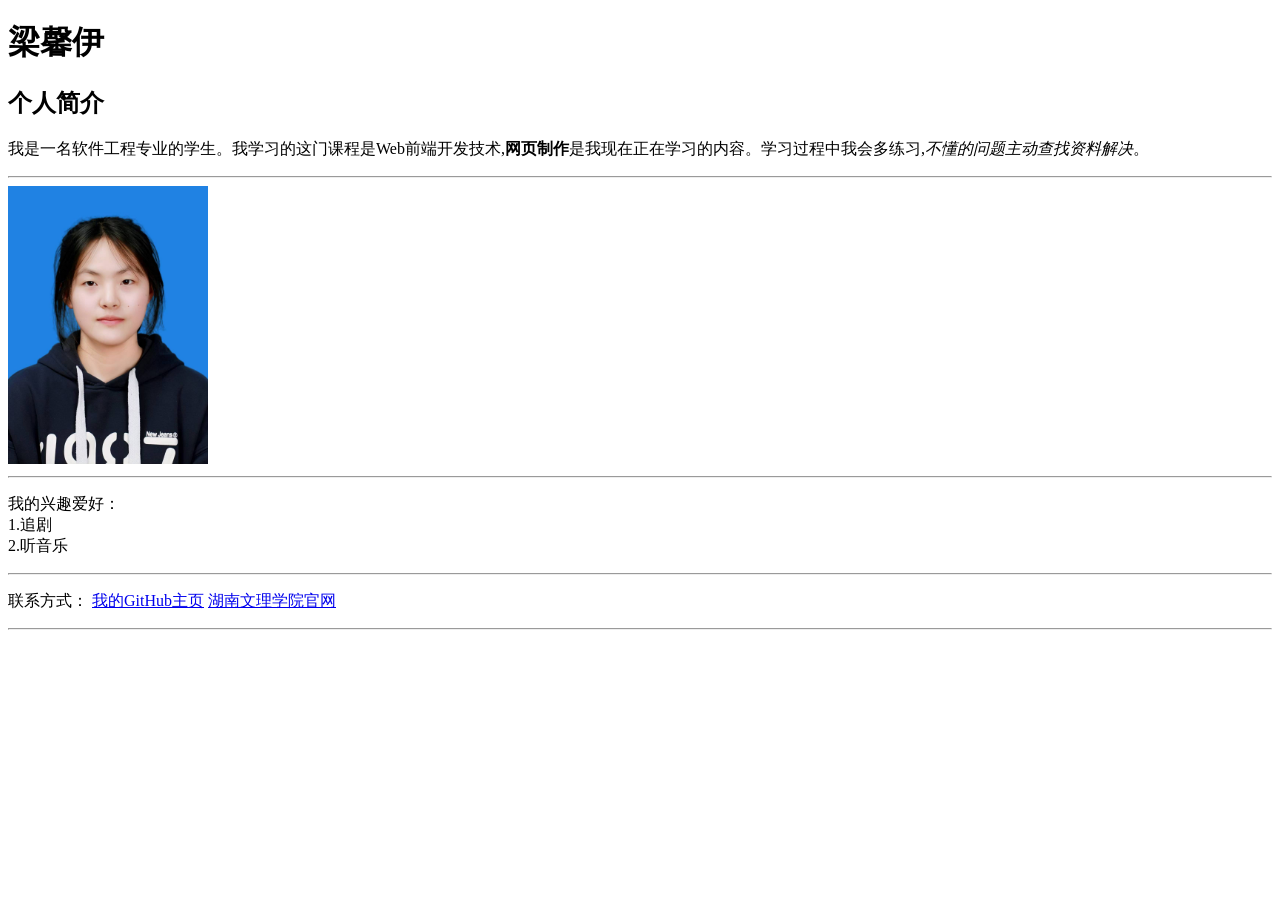
<file: index.html>
<!DOCTYPE html>
<html lang="zh-CN">
<!--头部-->
<head>
    <meta charset="UTF-8">
    <title>个人简介</title>
</head>
<!--正文-->
<body>
    <h1>梁馨伊</h1>
    <h2>个人简介</h2>
    <p>我是一名软件工程专业的学生。我学习的这门课程是Web前端开发技术,<strong>网页制作</strong>是我现在正在学习的内容。学习过程中我会多练习,<em>不懂的问题主动查找资料解决</em>。</p>
    <hr>
    <!--个人照片-->
    <img src="images/1.jpg" alt="个人照片" width="200">
    <hr>
    <p>我的兴趣爱好：<br>1.追剧<br>2.听音乐</p>
    <hr>
    <p>联系方式：
        <a href="https://github.com/" target="_blank">我的GitHub主页</a>
        <a href="https://www.huas.edu.cn">湖南文理学院官网</a>
    </p>
    <hr>
</body>
<!--底部-->
</html>
</file>
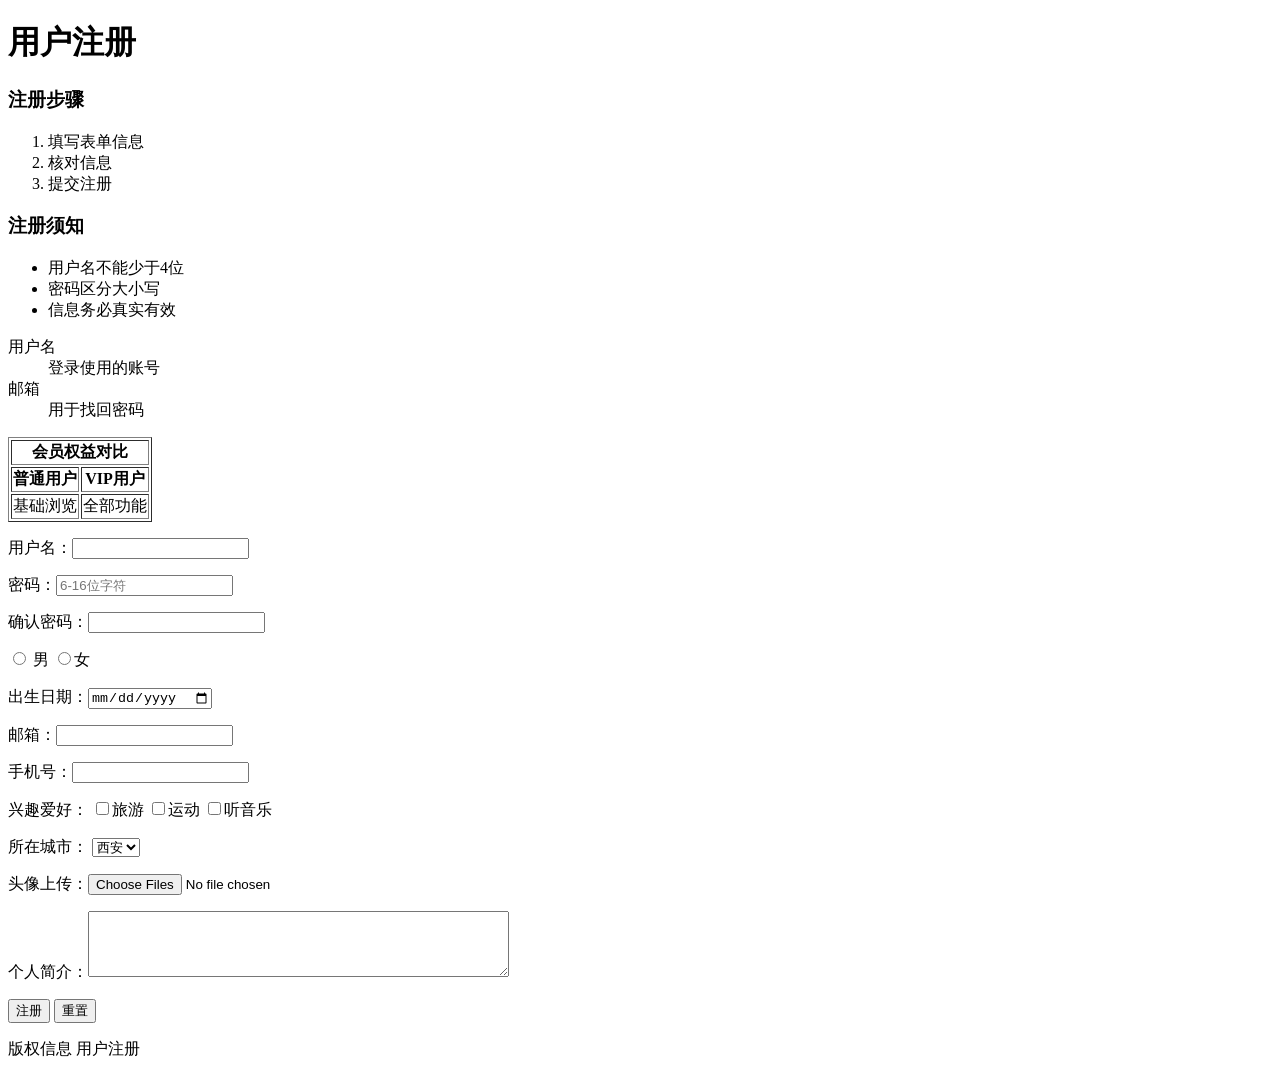
<file: task2/index.html>
<!DOCTYPE html>
<html lang="zh-CN">
<head>
    <meta charset="UTF-8">
    <title>用户注册</title>
</head>
<body>
<header>
    <h1>用户注册</h1>
</header>
<main>
    <!-- 有序列表ol -->
    <h3>注册步骤</h3>
    <ol>
        <li>填写表单信息</li>
        <li>核对信息</li>
        <li>提交注册</li>
    </ol>
    <!-- 无序列表ul -->
    <h3>注册须知</h3>
    <ul>
        <li>用户名不能少于4位</li>
        <li>密码区分大小写</li>
        <li>信息务必真实有效</li>
    </ul>
    <!-- 定义列表dl -->
    <dl>
        <dt>用户名</dt>
        <dd>登录使用的账号</dd>
        <dt>邮箱</dt>
        <dd>用于找回密码</dd>
    </dl>

    <!-- 表格 -->
    <table border="1">
        <thead>
            <tr>
                <th colspan="2">会员权益对比</th>
            </tr>
            <tr>
                <th>普通用户</th>
                <th>VIP用户</th>
            </tr>
        </thead>
        <tbody>
            <tr>
                <td>基础浏览</td>
                <td>全部功能</td>
            </tr>
        </tbody>
    </table>

    <form id="regForm">
        <p>
            用户名：<input type="text" name="username" required>
        </p >
        <p>
            密码：<input type="password" name="password" placeholder="6-16位字符">
        </p >
        <p>
            确认密码：<input type="password" name="confirmPassword">
        </p >
        <p>
            <input type="radio" name="gender" id="male" value="male">
            <label for="male">男</label>
            <label><input type="radio" name="gender" value="female">女</label>
        </p >
        <p>出生日期：<input type="date"name="birthday"></p >
        <p>邮箱：<input type="email" name="email" required></p >
        <p>手机号：<input type="tel" name="phone" pattern="[0-9]{11}"></p >
        <p>
            兴趣爱好：
            <input type="checkbox" name="hobby" value="read" id="read"><label for="read">旅游</label>
            <input type="checkbox" name="hobby" value="game" id="game"><label for="game">运动</label>
            <input type="checkbox" name="hobby" value="music" id="music"><label for="music">听音乐</label>
        </p >
        <p>
            所在城市：
            <select name="city">
                <option value="changsha" selected>西安</option>
                <option value="zhuzhou">重庆</option>
                <option value="xiangtan">常德</option>
            </select>
        </p>
        <p>头像上传：<input type="file" name="avatar" accept="image/*" multiple></p >
        <p>个人简介：<textarea name="bio" rows="4" cols="50"></textarea></p >
        <p>
            <button type="submit">注册</button>
            <button type="reset">重置</button>
        </p >
    </form>
</main>
<footer>
    <p>版权信息 用户注册</p>
</footer>

<script>
    const form = document.getElementById("regForm");
    form.addEventListener("submit",function(e){
        e.preventDefault();
        const formData = new FormData(form);
        let dataObj = {};
        for(let [k,v] of formData){
            dataObj[k] = v;
        }
        console.log("表单提交数据：",dataObj);
    })
</script>
</body>
</html>
</file>
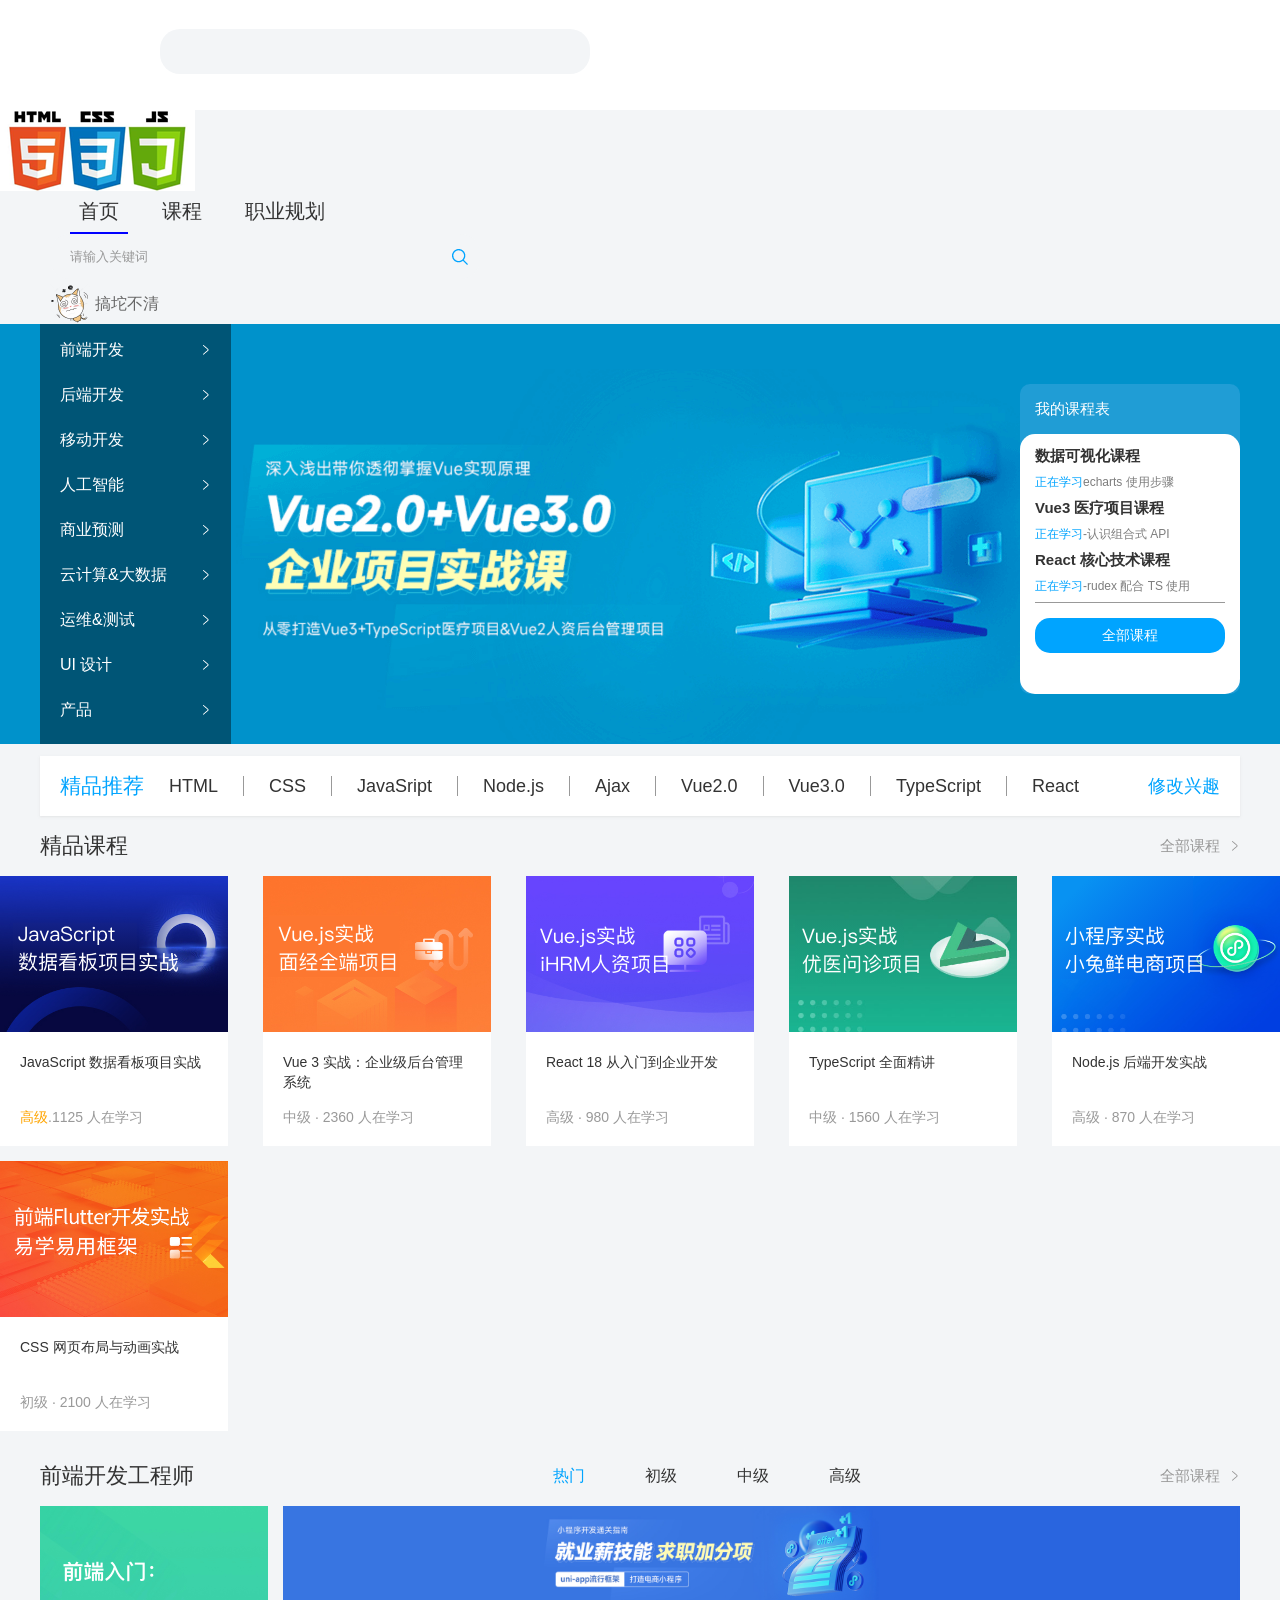
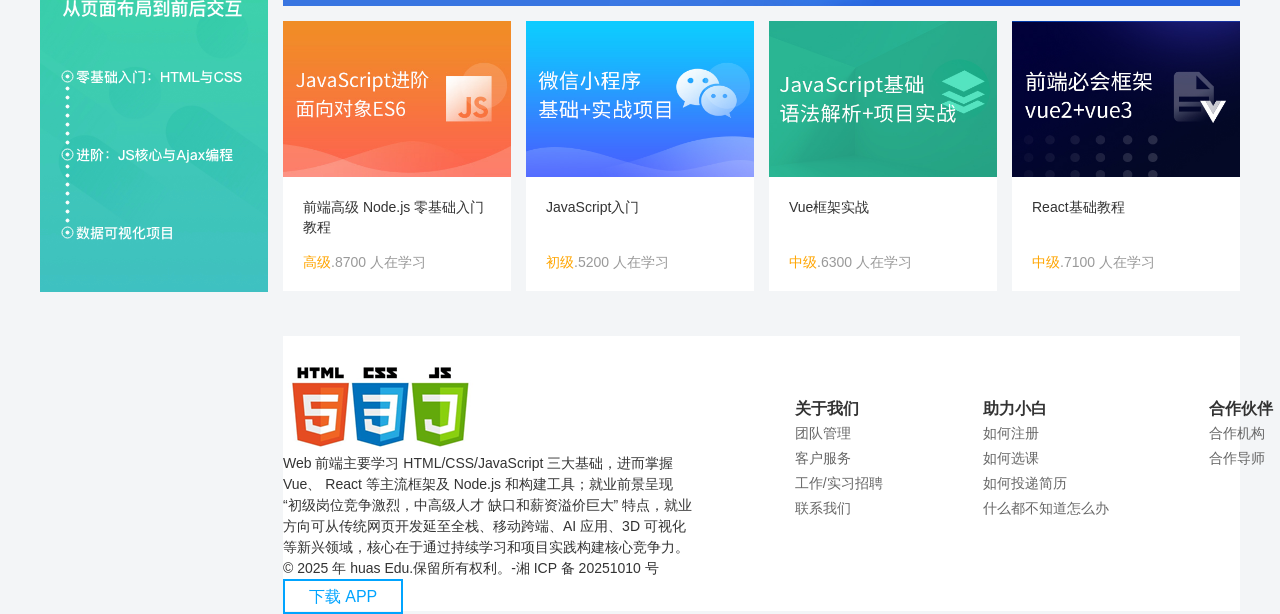
<file: task4/index.html>
<!DOCTYPE html>
<html lang="en">
<head>
    <meta charset="UTF-8">
    <meta name="viewport" content="width=device-width, initial-scale=1.0">
    <title>Document</title>
    <link rel="stylesheet" href="./css/base.css">
    <link rel="stylesheet" href="./css/index.css">
</head>
<body>

<!-- 头部区域 header -->
<div class="header">
<div class="wrapper">
<!-- header-logo -->
<div class="logo"></div>
<!-- header-导航 -->
<div class="nav"></div>
<!-- header-搜索 -->
<div class="search"></div>
<!-- header-用户 -->
<div class="user"></div>
</div>
</div>

<!-- header-logo -->
<div class="logo">
<h1><a href="#">Web 前端开发</a></h1>
</div>

<!-- header-导航 -->
<div class="nav">
<ul>
<li><a href="#" class="active">首页</a></li>
<li><a href="#">课程</a></li>
<li><a href="#">职业规划</a></li>
</ul>
</div>

<!-- header-搜索 -->
<div class="search">
<input type="text" placeholder="请输入关键词">
<a href="#"></a>
</div>

<!-- header-用户 -->
<div class="user">
<a href="#">
<img src="./uploads/user.png" alt="">
<span>搞坨不清</span>
</a>
</div>

<!-- 横幅区域banner -->
<div class="banner">
  <div class="wrapper">
    <!-- banner 侧导航 -->
    <div class="left">
      <ul>
        <li><a href="#">前端开发</a></li>
        <li><a href="#">后端开发</a></li>
        <li><a href="#">移动开发</a></li>
        <li><a href="#">人工智能</a></li>
        <li><a href="#">商业预测</a></li>
        <li><a href="#">云计算&大数据</a></li>
        <li><a href="#">运维&测试</a></li>
        <li><a href="#">UI 设计</a></li>
        <li><a href="#">产品</a></li>
      </ul>
    </div>

    <!-- 中间Vue标题内容，保留你原来写的这部分 -->

    <!-- banner 右侧课程表 -->
    <div class="right">
      <h3>我的课程表</h3>
      <div class="content">
        <dl>
          <dt>数据可视化课程</dt>
          <dd><span>正在学习</span><strong>echarts 使用步骤</strong></dd>
          <dt>Vue3 医疗项目课程</dt>
          <dd><span>正在学习</span><strong>-认识组合式 API</strong></dd>
          <dt>React 核心技术课程</dt>
          <dd><span>正在学习</span><strong>-rudex 配合 TS 使用</strong></dd>
        </dl>
        <a href="#">全部课程</a>
      </div>
    </div>
  </div>
</div>
 <!-- 精品推荐 -->
<div class="recommend wrapper">
<h3>精品推荐</h3>
<ul>
<li><a href="#">HTML</a></li>
<li><a href="#">CSS</a></li>
<li><a href="#">JavaSript</a></li>
<li><a href="#">Node.js</a></li>
<li><a href="#">Ajax</a></li>
<li><a href="#">Vue2.0</a></li>
<li><a href="#">Vue3.0</a></li>
<li><a href="#">TypeScript</a></li>
<li><a href="#">React</a></li>
</ul>
<a href="#" class="modify">修改兴趣</a>
</div>


 <!-- 精品课程 course -->
<div class="course wrapper">
<!-- course-标题 -->
<div class="hd">
<h3>精品课程</h3>
<a href="#" class="more">全部课程</a>
</div>
<!-- course-内容 -->
<div class="bd"></div>
</div>

<!-- course-内容 -->
<div class="bd">
<ul>
<li>
<a href="#">
<div class="pic"><img src="./uploads/course01.png"
alt=""></div>
<div class="txt">
<h4>JavaScript 数据看板项目实战</h4>
<p><span>高级</span><i>.1125 人在学习</i></p>
</div>
</a>
</li>

    <li>
      <a href="#">
        <div class="pic">
          <img src="./uploads/course02.png" alt="">
        </div>
        <div class="txt">
          <h4>Vue 3 实战：企业级后台管理系统</h4>
          <p>中级 · 2360 人在学习</p>
        </div>
      </a>
    </li>

    <li>
      <a href="#">
        <div class="pic">
          <img src="./uploads/course03.png" alt="">
        </div>
        <div class="txt">
          <h4>React 18 从入门到企业开发</h4>
          <p>高级 · 980 人在学习</p>
        </div>
      </a>
    </li>

    <li>
      <a href="#">
        <div class="pic">
          <img src="./uploads/course04.png" alt="">
        </div>
        <div class="txt">
          <h4>TypeScript 全面精讲</h4>
          <p>中级 · 1560 人在学习</p>
        </div>
      </a>
    </li>

    <li>
      <a href="#">
        <div class="pic">
          <img src="./uploads/course05.png" alt="">
        </div>
        <div class="txt">
          <h4>Node.js 后端开发实战</h4>
          <p>高级 · 870 人在学习</p>
        </div>
      </a>
    </li>

    <li>
      <a href="#">
        <div class="pic">
          <img src="./uploads/course06.png" alt="">
        </div>
        <div class="txt">
          <h4>CSS 网页布局与动画实战</h4>
          <p>初级 · 2100 人在学习</p>
        </div>
      </a>
    </li>

</ul>
</div>

<!-- 学科课程 -->
<div class="wrapper">
<!-- 标题 -->
<div class="hd">
<h3>前端开发工程师</h3>
<ul>
<li><a href="#" class="active">热门</a></li>
<li><a href="#">初级</a></li>
<li><a href="#">中级</a></li>
<li><a href="#">高级</a></li>
</ul>
<a href="#" class="more">全部课程</a>
</div>

<!-- 课程内容 -->
<div class="bd">
    <div class="left"><img src="./uploads/web_left.png" alt=""></div>
    <div class="right">
        <div class="top"><img src="./uploads/web_top.png" alt=""></div>
        <div class="bottom">
<ul>
  <li>
    <a href="#">
      <div class="pic"><img src="./uploads/web01.png" alt=""></div>
      <div class="txt">
        <h4>前端高级 Node.js 零基础入门教程</h4>
        <p><span>高级</span><i>.8700 人在学习</i></p>
      </div>
    </a>
  </li>
  <li>
    <a href="#">
      <div class="pic"><img src="./uploads/web02.png" alt=""></div>
      <div class="txt">
        <h4>JavaScript入门</h4>
        <p><span>初级</span><i>.5200 人在学习</i></p>
      </div>
    </a>
  </li>
  <li>
    <a href="#">
      <div class="pic"><img src="./uploads/web03.png" alt=""></div>
      <div class="txt">
        <h4>Vue框架实战</h4>
        <p><span>中级</span><i>.6300 人在学习</i></p>
      </div>
    </a>
  </li>
  <li>
    <a href="#">
      <div class="pic"><img src="./uploads/web04.png" alt=""></div>
      <div class="txt">
        <h4>React基础教程</h4>
        <p><span>中级</span><i>.7100 人在学习</i></p>
      </div>
    </a>
  </li>
</ul>

<!-- 版权区域 -->
<div class="rights">
<div class="wrapper">
<div class="left">
<a href="#"><img src="./images/logo.png" alt=""></a>
<p>Web 前端主要学习 HTML/CSS/JavaScript 三大基础，进而掌握 Vue、
React 等主流框架及 Node.js 和构建工具；就业前景呈现 “初级岗位竞争激烈，中高级人才
缺口和薪资溢价巨大” 特点，就业方向可从传统网页开发延至全栈、移动跨端、AI 应用、3D
可视化等新兴领域，核心在于通过持续学习和项目实践构建核心竞争力。© 2025 年 huas
Edu.保留所有权利。-湘 ICP 备 20251010 号</p>
<a href="#" class="download">下载 APP</a>
</div>
<div class="right">
<dl>
<dt>关于我们</dt>
<dd><a href="#">团队管理</a></dd>
<dd><a href="#">客户服务</a></dd>
<dd><a href="#">工作/实习招聘</a></dd>
<dd><a href="#">联系我们</a></dd>
</dl>
<dl>
<dt>助力小白</dt>
<dd><a href="#">如何注册</a></dd>
<dd><a href="#">如何选课</a></dd>
<dd><a href="#">如何投递简历</a></dd>
<dd><a href="#">什么都不知道怎么办</a></dd>
</dl>
<dl>
<dt>合作伙伴</dt>
<dd><a href="#">合作机构</a></dd>
<dd><a href="#">合作导师</a></dd>
</dl>
</div>
</div>
</div>
</file>
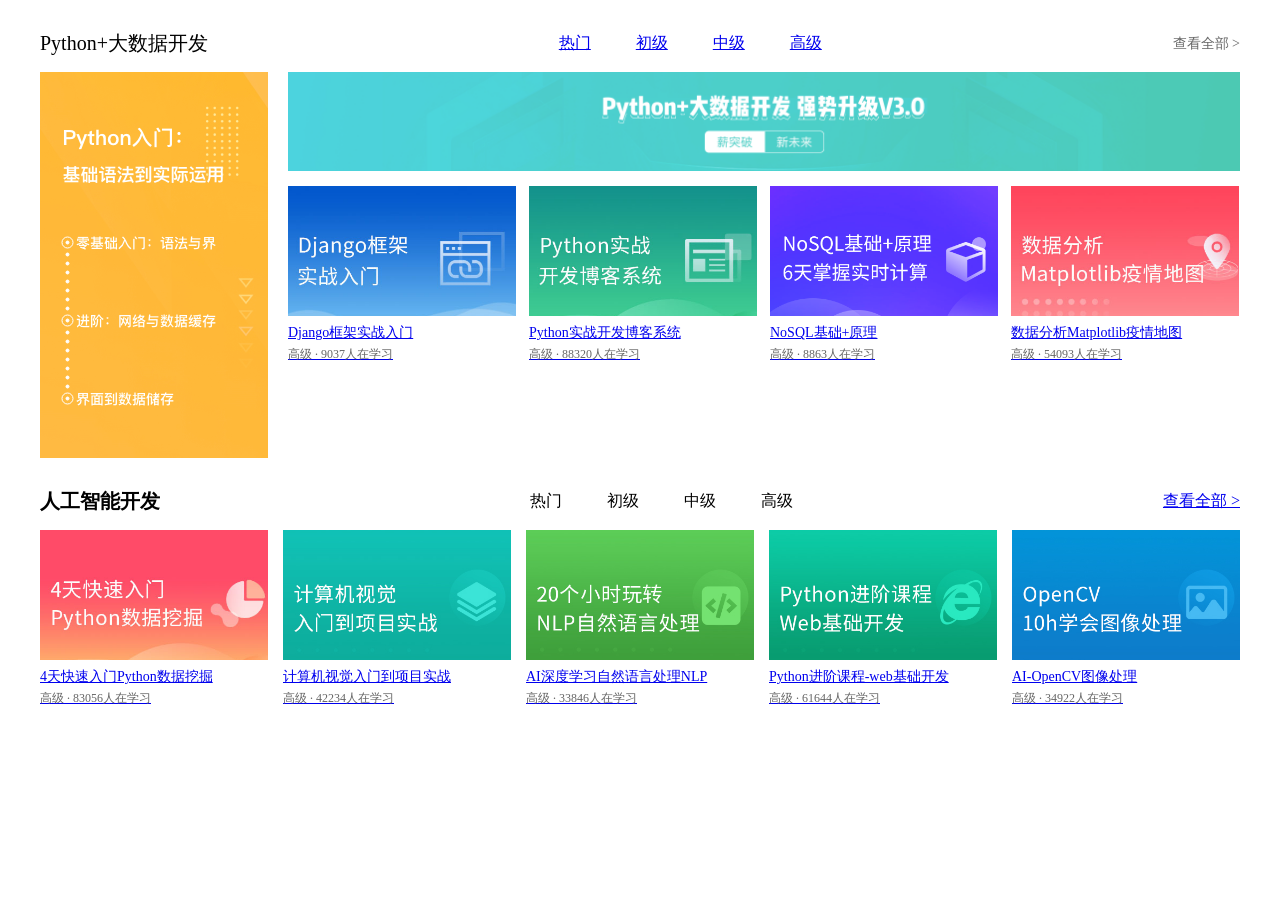
<file: task4/python/index.html>
<!DOCTYPE html>
<html lang="en">
<head>
    <meta charset="UTF-8">
    <meta name="viewport" content="width=device-width, initial-scale=1.0">
    <title>python</title>
    <link rel="stylesheet" href="./index.css">
</head>
<body>


<!-- Python+大数据开发 -->
<div class="wrapper">
<div class="hd">
    <h3>Python+大数据开发</h3>
    <ul class="tabs">
        <li><a href="#" class="active">热门</a></li>
        <li><a href="#">初级</a></li>
        <li><a href="#">中级</a></li>
        <li><a href="#">高级</a></li>
    </ul>
    <a href="#" class="more">查看全部 ></a>
</div>
  <div class="bd clearfix">
    <div class="left">
      <img src="../uploads/python_left.png" alt="">
    </div>
    <div class="right">
      <div class="top">
        <img src="../uploads/python_top.png" alt="">
      </div>
      <div class="bottom">
        <ul>
          <li>
            <a href="#">
              <div class="pic">
                <img src="../uploads/python01.png" alt="">
              </div>
              <div class="txt">
                <h4>Django框架实战入门</h4>
                <p><span>高级</span> · 9037人在学习</p>
              </div>
            </a>
          </li>
          <li>
            <a href="#">
              <div class="pic">
                <img src="../uploads/python02.png" alt="">
              </div>
              <div class="txt">
                <h4>Python实战开发博客系统</h4>
                <p><span>高级</span> · 88320人在学习</p>
              </div>
            </a>
          </li>
          <li>
            <a href="#">
              <div class="pic">
                <img src="../uploads/python03.png" alt="">
              </div>
              <div class="txt">
                <h4>NoSQL基础+原理</h4>
                <p><span>高级</span> · 8863人在学习</p>
              </div>
            </a>
          </li>
          <li>
            <a href="#">
              <div class="pic">
                <img src="../uploads/python04.png" alt="">
              </div>
              <div class="txt">
                <h4>数据分析Matplotlib疫情地图</h4>
                <p><span>高级</span> · 54093人在学习</p>
              </div>
            </a>
          </li>

        </ul>
      </div>
    </div>
  </div>
</div>

<!-- 人工智能开发 -->
<div class="wrapper">
 <div class="title-line">
    <h2>人工智能开发</h2>
    <ul class="tabs">
        <li>热门</li>
        <li>初级</li>
        <li>中级</li>
        <li>高级</li>
    </ul>
    <a href="#">查看全部 ></a>
</div>
  <div class="ai-bd">
    <ul>
      <li>
        <a href="#">
          <div class="pic">
            <img src="../uploads/ai01.png" alt="">
          </div>
          <div class="txt">
            <h4>4天快速入门Python数据挖掘</h4>
            <p><span>高级</span> · 83056人在学习</p>
          </div>
        </a>
      </li>


      <li>
        <a href="#">
          <div class="pic">
            <img src="../uploads/ai02.png" alt="">
          </div>
          <div class="txt">
            <h4>计算机视觉入门到项目实战</h4>
            <p><span>高级</span> · 42234人在学习</p>
          </div>
        </a>
      </li>

      <li>
        <a href="#">
          <div class="pic">
            <img src="../uploads/ai03.png" alt="">
          </div>
          <div class="txt">
            <h4>AI深度学习自然语言处理NLP</h4>
            <p><span>高级</span> · 33846人在学习</p>
          </div>
        </a>
      </li>

      <li>
        <a href="#">
          <div class="pic">
            <img src="../uploads/ai05.png" alt="">
          </div>
          <div class="txt">
            <h4>Python进阶课程-web基础开发</h4>
            <p><span>高级</span> · 61644人在学习</p>
          </div>
        </a>
      </li>

      <li>
        <a href="#">
          <div class="pic">
            <img src="../uploads/ai06.png" alt="">
          </div>
          <div class="txt">
            <h4>AI-OpenCV图像处理</h4>
            <p><span>高级</span> · 34922人在学习</p>
          </div>
        </a>
      </li>

    </ul>
  </div>
</div>
</file>
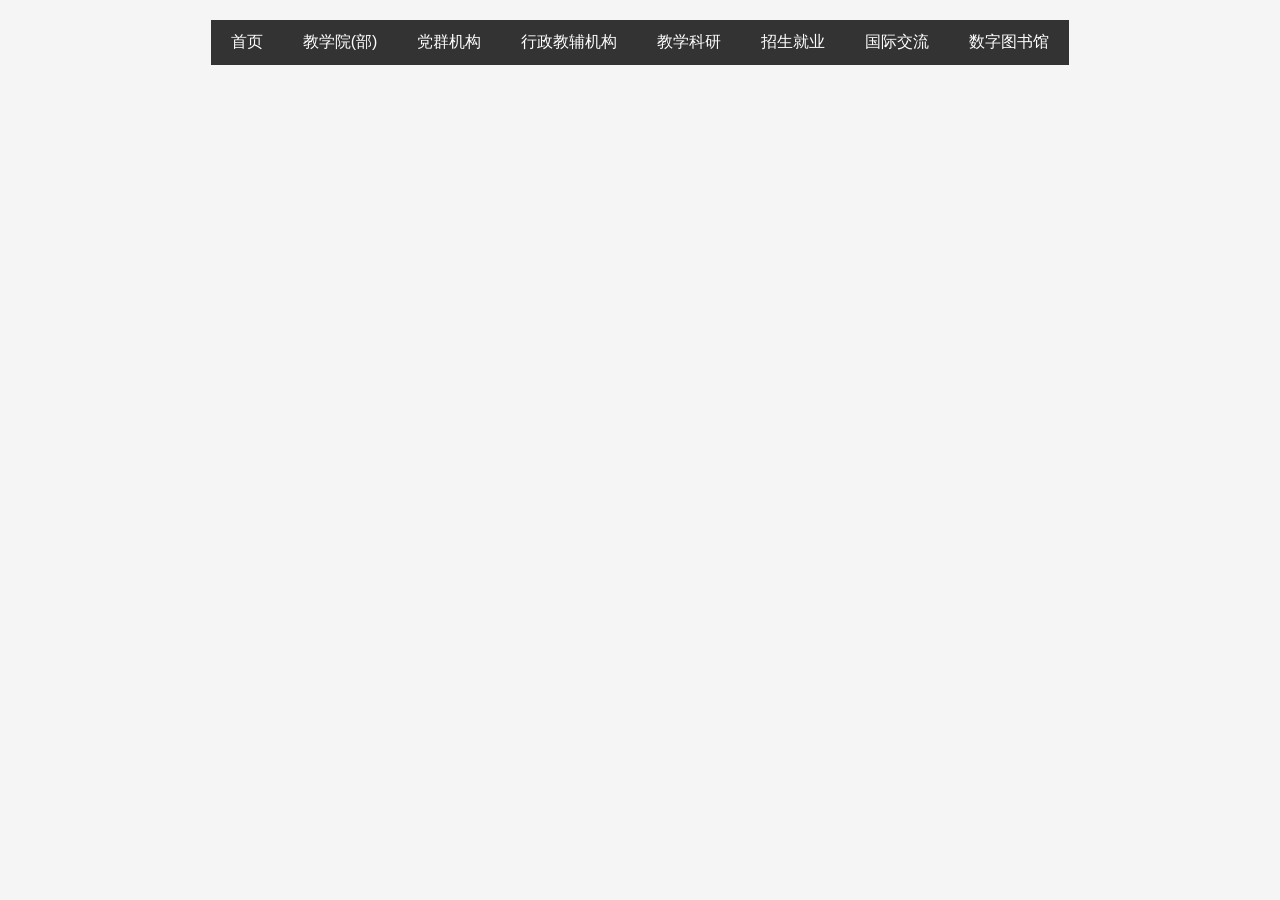
<file: task3/一级菜单.html>
<!DOCTYPE html>
<html lang="en">
<head>
    <meta charset="UTF-8">
    <meta name="viewport" content="width=device-width, initial-scale=1.0">
    <title>一级水平导航菜单</title>
    <link rel="stylesheet" href="style.css">
</head>

<body>
    <table align="center">
        <tr>           
            <td><a href="#">首页</a></td>
            <td><a href="#">教学院(部)</a></td>
            <td><a href="#">党群机构</a></td>
            <td><a href="#">行政教辅机构</a></td>
            <td><a href="#">教学科研</a></td>
            <td><a href="#">招生就业</a></td>
            <td><a href="#">国际交流</a></td>
            <td><a href="#">数字图书馆</a></td>
        </tr>
    </table>
    
</body>
</html>
</file>
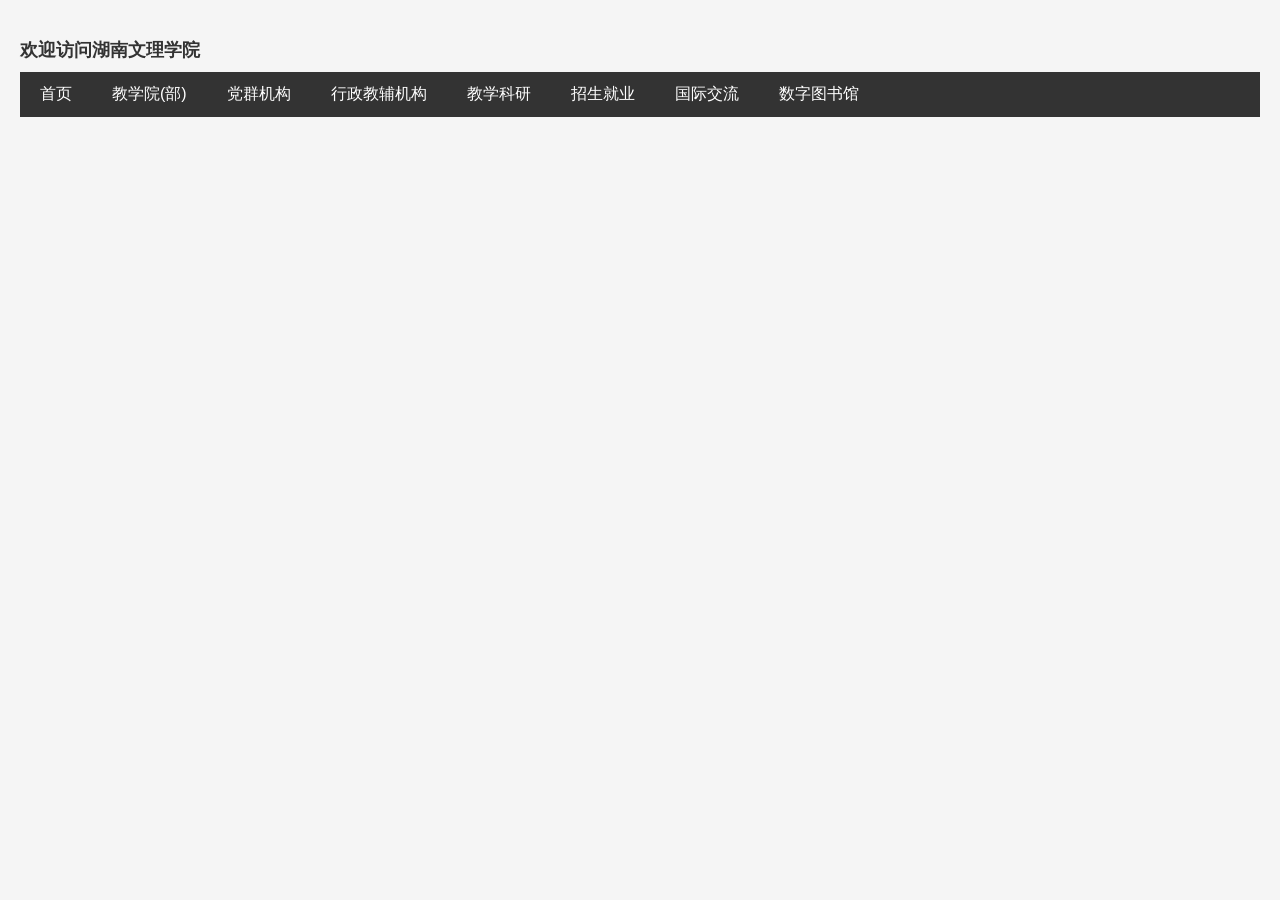
<file: task3/二级菜单.html>
<!DOCTYPE html>
<html lang="en">
<head>
    <meta charset="UTF-8">
    <meta name="viewport" content="width=device-width, initial-scale=1.0">
    <title>二级水平导航菜单</title>
    <link rel="stylesheet" href="style.css">
</head>

<body>
    <ul>
        <li class="logo">欢迎访问湖南文理学院</li>
    </ul>
    <ul>         
        <li><a href="#">首页</a></li>
        <li><a href="#">教学院(部)</a>
            <ul>
                <li><a href="#">计算机与电气工程学院</a></li>
                <li><a href="#">芙蓉学院</a></li>
            </ul>
        </li>
        <li><a href="#">党群机构</a></li>        
        <li><a href="#">行政教辅机构</a></li>
        <li><a href="#">教学科研</a></li>
        <li><a href="#">招生就业</a></li>
        <li><a href="#">国际交流</a></li>
        <li><a href="#">数字图书馆</a></li>
    </ul>   
 
</body>
</html>
</file>
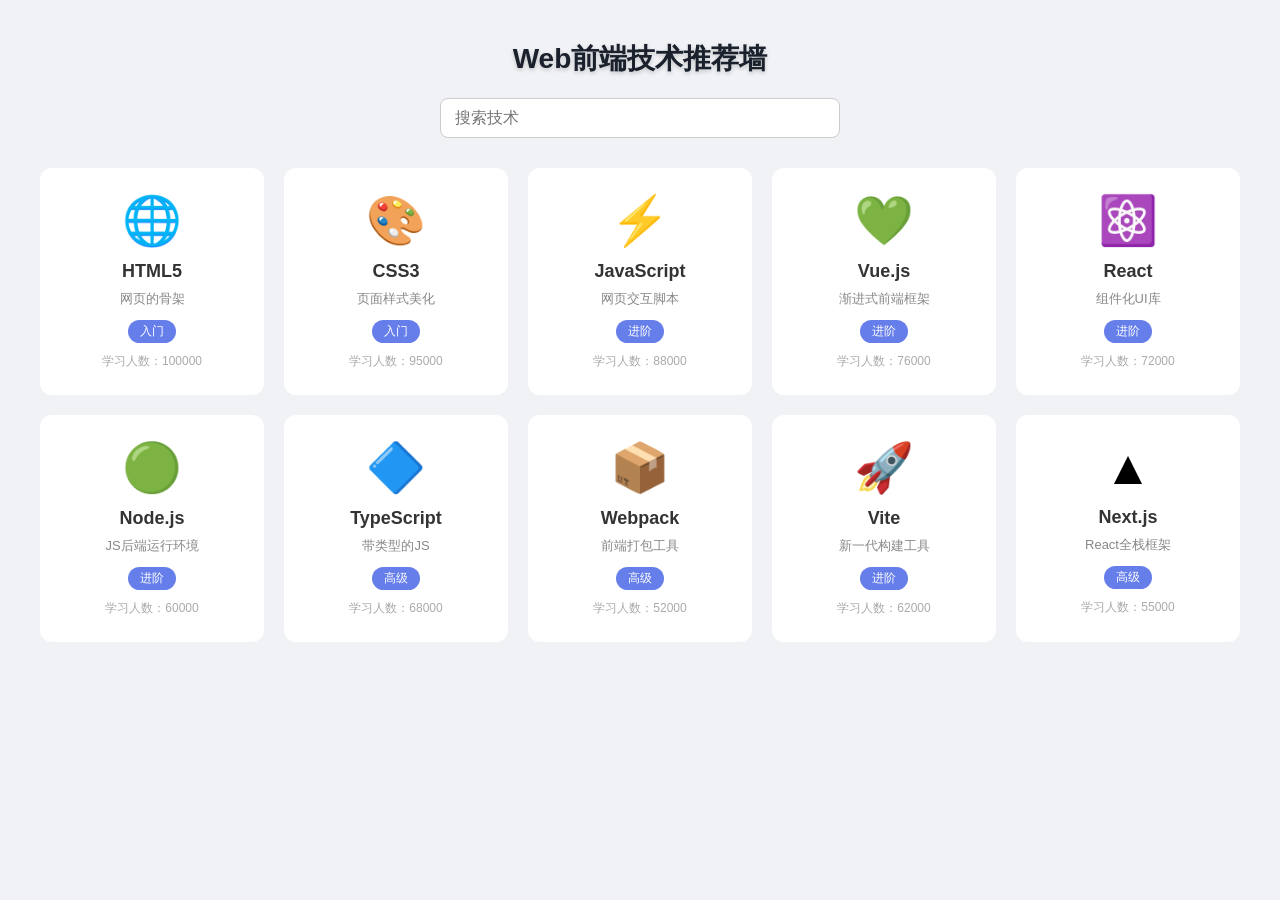
<file: task5/课程墙.html>
<!DOCTYPE html>
<html lang="zh-CN">
<head>
    <meta charset="UTF-8">
    <title>Web前端技术推荐墙</title>
    <style>
        * {margin:0;padding:0;box-sizing:border-box;}
        body{
            font-family:"Microsoft YaHei",sans-serif;
            background:#f0f2f5;
            min-height:100vh;
            padding:40px 20px;
        }
        h1{
            text-align:center;
            color:#1a202c;
            margin-bottom:20px;
            font-size:28px;
            text-shadow:0 2px 4px rgba(0,0,0,0.2);
        }
        #searchInput{
            display:block;
            width:400px;
            margin:0 auto 30px;
            padding:10px 14px;
            border-radius:8px;
            border:1px solid #ccc;
            font-size:16px;
        }
        .tech-grid{
            display:grid;
            grid-template-columns:repeat(auto-fill,minmax(220px,1fr));
            gap:20px;
            max-width:1200px;
            margin:0 auto;
        }
        .tech-card{
            background:#fff;
            border-radius:12px;
            padding:25px 20px;
            text-align:center;
            transition:all 0.3s ease;
            cursor:pointer;
        }
        .tech-card:hover {
            transform:translateY(-8px);
            box-shadow:0 15px 30px rgba(0,0,0,0.3);
        }
        .tech-card .icon{
            font-size:48px;
            margin-bottom:12px;
        }
        .tech-card h3{
            font-size:18px;
            color:#333;
            margin-bottom:8px;
        }
        .tech-card .desc{
            font-size:13px;
            color:#888;
            margin-bottom:12px;
        }
        .tech-card .level{
            display:inline-block;
            padding:3px 12px;
            border-radius:12px;
            font-size:12px;
            color:#fff;
            background:#667eea;
            margin-bottom:10px;
        }
        .tech-card .users{
            font-size:12px;
            color:#aaa;
        }
    </style>
</head>
<body>
    <h1>Web前端技术推荐墙</h1>
    <!-- ✅ 要求6：顶部搜索框 -->
    <input id="searchInput" placeholder="搜索技术">
    <div class="tech-grid" id="techGrid"></div>

    <script>
        const technologies = [
            {icon:"🌐",name:"HTML5",desc:"网页的骨架",level:"入门",users:100000},
            {icon:"🎨",name:"CSS3",desc:"页面样式美化",level:"入门",users:95000},
            {icon:"⚡",name:"JavaScript",desc:"网页交互脚本",level:"进阶",users:88000},
            {icon:"💚",name:"Vue.js",desc:"渐进式前端框架",level:"进阶",users:76000},
            {icon:"⚛️",name:"React",desc:"组件化UI库",level:"进阶",users:72000},
            {icon:"🟢",name:"Node.js",desc:"JS后端运行环境",level:"进阶",users:60000},
            {icon:"🔷",name:"TypeScript",desc:"带类型的JS",level:"高级",users:68000},
            {icon:"📦",name:"Webpack",desc:"前端打包工具",level:"高级",users:52000},
            {icon:"🚀",name:"Vite",desc:"新一代构建工具",level:"进阶",users:62000},
            {icon:"▲",name:"Next.js",desc:"React全栈框架",level:"高级",users:55000}
        ];

        // 渲染函数，严格：map + 模板字符串 + join + innerHTML
        function render(arr){
            const htmlStr = arr.map(item => `
                <div class="tech-card">
                    <div class="icon">${item.icon}</div>
                    <h3>${item.name}</h3>
                    <div class="desc">${item.desc}</div>
                    <div class="level">${item.level}</div>
                    <div class="users">学习人数：${item.users}</div>
                </div>
            `).join('');
            document.getElementById('techGrid').innerHTML = htmlStr;
        }
        // 初始渲染全部卡片
        render(technologies);

        // ✅ 要求6：filter + includes 实时搜索过滤
        const searchInput = document.getElementById('searchInput');
        searchInput.oninput = function(){
            let key = this.value;
            let result = technologies.filter(item=>{
                return item.name.includes(key) || item.desc.includes(key);
            })
            render(result);
        }

        // ✅ 选做7：事件委托 + closest
        document.getElementById('techGrid').addEventListener('click',function(e){
            let card = e.target.closest('.tech-card');
            if(card){
                let techName = card.querySelector('h3').innerText;
                alert(`你点击了：${techName}`);
            }
        })
    </script>
</body>
</html>
</file>
<file: task4/css/base.css>
/* 基础公共样式：清除默认样式 + 设置通用样式 */
* {
  margin: 0;
  padding: 0;
  box-sizing: border-box;
}

li {
  list-style: none;
}

body {
  font: 14px/1.5 "Microsoft Yahei", "Hiragino Sans GB", "Heiti SC", "WenQuanYi Micro Hei", sans-serif;
  color: #333;
}

a {
  color: #333;
  text-decoration: none;
}
</file>
<file: task4/css/index.css>
.wrapper {
  margin: 0 auto;
  width: 1200px;
}
body {
  background-color: #f3f5f7;
}

/* header 区域 */
.header {
  background-color: #fff;
  height: 110px;
}
.header .wrapper {
  display: flex;
  padding-top: 29px;
  align-items: center;
}

/* logo */
.logo a {
  width: 195px;
  height: 81px;
  background-image: url(../images/logo.png);
  font-size: 0;
  display: block;
}

/* 导航 */
.nav {
  margin-left: 70px;
}
.nav ul {
  display: flex;
}
.nav li {
  margin-right: 25px;
}
.nav li a {
  font-size: 20px;
  line-height: 27px;
  padding: 7px 9px;
  display: block;
}
.nav li .active,
.nav li a:hover {
  border-bottom: 2px solid blue;
}

/* 搜索 */
.search {
  display: flex;
  width: 430px;
  height: 45px;
  background-color: #f3f5f7;
  border-radius: 20px;
  margin-left: 50px;
  padding-left: 20px;
  padding-right: 12px;
}
.search input {
  /* 弹性盒子根据容器剩余空间调整大小 */
  flex: 1;
  /* 去方框轮廓 */
  border: 0;
  /* 透明色 */
  background-color: transparent;
  /* 去掉表单控制焦点框 */
  outline: none;
}
/* ::placeholder 选中 placeholder 属性的文字样式 */
.search input::placeholder {
  font-size: 13px;
  color: #999;
}
.search a {
  align-self: center;
  height: 16px;
  width: 16px;
  background-image: url(../images/search.png);
}

/* 用户 */
.user {
  margin-left: 50px;
  margin-top: 5px;
}
.user a {
  display: flex;
  align-items: center;
  gap: 5px;
}
.user span {
  font-size: 16px;
  color: #666;
}

/* ========= banner 通栏 ========= */
.banner{
  height: 420px;
  background-color: #0092cb;
}
/* 版心wrapper：flex布局，背景大图 */
.banner .wrapper{
  width: 1200px;
  margin: 0 auto;
  display: flex;
  background-image: url(../uploads/banner.png);
  height: 420px;
}

/* ========= banner左侧侧导航 .left ========= */
.banner .left{
  width: 191px;
  height: 420px;
  background-color: rgba(0,0,0,0.42);
  padding: 3px 20px;
}
.banner .left a{
  display: block;
  height: 45px;
  font-size: 16px;
  color: #fff;
  line-height: 45px;
  /* 右侧箭头背景图 */
  background: url(../images/right.png) no-repeat right center;
}
/* 鼠标悬浮，切换箭头图片+文字变色 */
.banner .left a:hover{
  background-image: url(../images/right-hover.png);
  color: #00a4ff;
}

/* ========= banner右侧课程表 .right ========= */
.banner .right{
  /* 弹性盒子：margin-left:auto 挤到最右边 */
  margin-left: auto;
  margin-top: 60px;
  width: 220px;
  height: 310px;
  background-color: #209dd5;
  border-radius: 10px;
}
.banner .right h3{
  margin-left: 15px;
  height: 50px;
  line-height: 50px;
  font-size: 15px;
  font-weight: 400;
  color: #fff;
}
.banner .right .content{
  padding: 12px 15px;
  height: 260px;
  background-color: #fff;
  border-radius: 15px;
}
.banner .right dl{
  border-bottom: 1px solid #999;
  margin-bottom:15px;
}
.banner .right dt{
  font-size:15px;
  line-height:20px;
  margin-bottom:8px;
  font-weight:700;
}
.banner .right dd{
  font-size:12px;
  margin-bottom:8px;
  line-height:16px;
}
.banner .right dd span{
  color:#00a4ff;
}
.banner .right dd strong{
  font-weight:400;
  color:#7d7d7d;
}
.banner .right a{
  height:35px;
  display:block;
  background-color:#00a4ff;
  border-radius:15px;
  text-align:center;
  line-height:35px;
  color:#fff;
}

/* banner - 课程表 */
.banner .right {
  /* 课程表推到最右侧 */
  margin-left: auto;
  margin-top: 60px;
  width: 220px;
  height: 310px;
  background-color: #209dd5;
  border-radius: 10px;
}
.banner .right h3 {
  margin-left: 15px;
  height: 50px;
  line-height: 50px;
  font-size: 15px;
  font-weight: 400;
  color: #fff;
}
.banner .right .content {
  padding: 12px 15px;
  height: 260px;
  background-color: #fff;
  border-radius: 15px;
}
.banner .right dl {
  border-bottom: 1px solid #999;
  margin-bottom: 15px;
}
.banner .right dt {
  font-size: 15px;
  line-height: 20px;
  margin-bottom: 8px;
  font-weight: 700;
}
.banner .right dd {
  font-size: 12px;
  margin-bottom: 8px;
  line-height: 16px;
}
.banner .right dd span {
  color: #00a4ff;
}
.banner .right dd strong {
  font-weight: 400;
  color: #7d7d7d;
}
.banner .right a {
  height: 35px;
  display: block;
  background-color: #00a4ff;
  border-radius: 15px;
  text-align: center;
  line-height: 35px;
}

/* 精品推荐 */
.recommend {
  display: flex;
  height: 60px;
  background-color: #fff;
  margin-top: 12px;
  padding: 0 20px;
  line-height: 60px;
  /* 设置阴影 */
  box-shadow: 0px 1px 2px 0px rgba(211, 211, 211, 0.5);
  font-size: 18px;
}
.recommend h3 {
  font-weight: 400;
  color: #00a4ff;
}
.recommend ul {
  flex: 1;
  display: flex;
}
.recommend ul li a {
  padding: 0 25px;
  border-right: 1px solid #999;
}
.recommend ul li:last-child a {
  border-right: 0;
}
.recommend .modify {
  color: #00a4ff;
}

/* 精品课程 course - 标题 */
.hd {
  height: 60px;
  line-height: 60px;
  display: flex;
  justify-content: space-between;
}
.hd h3 {
  font-size: 22px;
  font-weight: 400;
}
.hd .more {
  padding-right: 20px;
  background: url(../images/more.png) no-repeat right center;
  font-size: 15px;
  color: #999;
}

/* 精品课程 course - 内容 */
.bd ul {
  display: flex;
  flex-wrap: wrap;
  justify-content: space-between;
}
.bd li {
  margin-bottom: 15px;
  width: 228px;
  height: 270px;
  background-color: #e2e5e8;
}
.bd li .pic {
  height: 156px;
}
.bd li .txt {
  padding: 20px;
  height: 114px;
  background-color: #fff;
}
.bd li .txt h4 {
  font-weight: 400;
  font-size: 14px;
  height: 40px;
  line-height: 20px;
  margin-bottom: 15px;
}
.bd li .txt p {
  font-size: 14px;
  line-height: 20px;
  color: #999;
}
.bd li .txt p span {
  color: orange;
}
.bd li .txt p i {
  font-style: normal;
}

/* 学科课程-前端开发标题 */
.hd ul {
  display: flex;
}
.hd li {
  font-size: 16px;
  margin-left: 60px;
}
.hd li .active {
  color: #00a4ff;
}

/* 学科课程-前端开发内容 */
.bd{
justify-content: space-between;
display: flex;
}
.bd .left{
width: 228px;
/* background-color: #999; */
}
.bd .right{
width: 957px;
/* background-color: #999; */
}
.bd .right .top{
height: 100px;
margin-bottom: 15px;
}

/* 版权区域 rights */
.rights{
height: 275px;
background-color: #fff;
margin-top: 30px;
padding-top: 30px;
}
.rights .wrapper{
justify-content: space-between;
display: flex;
}
.rights .left{
width: 500px;
}
rights .left p{
margin-top: 5px;
padding-top: 5px;
font-size: 12px;
line-height: 17px;
color: #999;
}
.rights .left .download{
width: 120px;
height: 35px;
border: 2px solid #00a4ff;
display: flex;
align-items: center;
justify-content: center;
font-size: 16px;
color: #00a4ff;
}
.rights .right{
display: flex;
}
.rights .right dl{
margin-left: 100px;
}
.rights .right dt{
font-size: 16px;
line-height: 25px;
margin-top: 30px;
font-weight: 700;
}
.rights .right a{
font-size: 14px;
line-height: 25px;
color: #666;
}
</file>
<file: task4/python/index.css>
/* 整体容器 */
.wrapper {
    width: 1200px;
    margin: 30px auto;
}

/* 清除浮动 */
.clearfix::after {
    content: "";
    display: block;
    clear: both;
}

img {
    display: block;
    width: 100%;
}

/* ========== 标题hd 重点修改 ========== */
.hd {
    display: flex;
    justify-content: space-between;
    align-items: center;
    margin-bottom:15px;
}
.hd h3{
    margin:0;
    font-size:20px;
    font-weight:normal;
}
.hd .tabs{
    list-style:none; /* 去掉黑点 */
    padding:0;
    margin:0;
    display:flex; /* 横向排列 */
    gap:45px; /* 热门、初级、中级、高级之间距离 */
}
.hd .tabs li{
    float:none;
    font-size:16px;
}
.hd .more{
    font-size:14px;
    color:#666;
    text-decoration: none;
}

/* Python板块左右布局 */
.wrapper .bd .left {
    float: left;
    width: 228px;
    vertical-align: top;
}
.wrapper .bd .right {
    float: right;
    width: 952px;
}
.wrapper .bd .right .top {
    margin-bottom: 15px;
}

/* 课程卡片列表 */
.wrapper .bd .right .bottom ul {
    overflow: hidden;
    padding:0;
    margin:0;
}
.wrapper .bd .right .bottom ul li {
    float: left;
    width: 228px;
    margin-right: 13px;
    margin-bottom:15px;
    list-style: none;
}
.wrapper .bd .right .bottom ul li:last-child{
    margin-right:0;
}
.wrapper .bd .right .bottom ul li .pic {
    height:130px;
    overflow:hidden;
}
.wrapper .bd .right .bottom ul li .txt h4 {
    font-size:14px;
    margin:8px 0 4px;
    font-weight:normal;
}
.wrapper .bd .right .bottom ul li .txt p {
    font-size:12px;
    color:#666;
    margin:0;
}

/* ==========人工智能板块========== */
.wrapper .ai-bd ul {
    padding:0;
    margin:0;
    display: flex;
    flex-wrap: nowrap;
}
.wrapper .ai-bd ul li {
    list-style:none;
    width:228px;
    margin-right:15px;
    float: none;
}
.wrapper .ai-bd ul li:last-child {
    margin-right: 0;
}
.wrapper .ai-bd ul li .pic {
    height:130px;
    overflow:hidden;
}
.wrapper .ai-bd ul li .txt h4 {
    font-size:14px;
    margin:8px 0 4px;
    font-weight:normal;
}
.wrapper .ai-bd ul li .txt p {
    font-size:12px;
    color:#666;
    margin:0;
}
.title-line {
    display: flex;
    justify-content: space-between;
    align-items: center;
    margin-bottom:15px;
}
.title-line h2{
    margin:0;
    font-size:20px;
}
.title-line .tabs{
    list-style:none;
    padding:0;
    margin:0;
    display:flex;
    gap:45px;
}
.title-line .tabs li{
    float:none;
    font-size:16px;
}
</file>
<file: task3/style.css>
/* ===== 一级菜单样式（对应 一级菜单.html） ===== */
body {
    font-family: Arial, sans-serif;
    background-color: #f5f5f5;
    margin: 0;
    padding: 20px;
}
table {
    border-collapse: collapse;
    background-color: #333333;
}
td {
    padding: 12px 20px;
    text-align: center;
}
td a {
    color: white;
    text-decoration: none;
    display: block;
}
td:hover {
    background-color: #555;
}

/* ===== 二级菜单样式（对应 二级菜单.html） ===== */
ul:first-of-type {
    list-style: none;
    padding: 0;
    margin-bottom: 10px;
    font-weight: bold;
    font-size: 18px;
}
.logo {
    color: #333;
}
ul:nth-of-type(2) {
    list-style: none;
    padding: 0;
    margin: 0;
    background-color: #333;
    display: flex;
}
ul:nth-of-type(2) > li {
    position: relative;
    padding: 12px 20px;
}
ul:nth-of-type(2) > li > a {
    color: white;
    text-decoration: none;
    display: block;
}
ul:nth-of-type(2) > li > ul {
    list-style: none;
    padding: 0;
    margin: 0;
    position: absolute;
    top: 100%;
    left: 0;
    background-color: #444;
    min-width: 160px;
    display: none;
}
ul:nth-of-type(2) > li > ul > li {
    padding: 10px;
}
ul:nth-of-type(2) > li > ul > li > a {
    color: white;
    text-decoration: none;
    display: block;
}
ul:nth-of-type(2) > li:hover {
    background-color: #555;
}
ul:nth-of-type(2) > li:hover > ul {
    display: block;
}
ul:nth-of-type(2) > li > ul > li:hover {
    background-color: #666;
}
</file>
